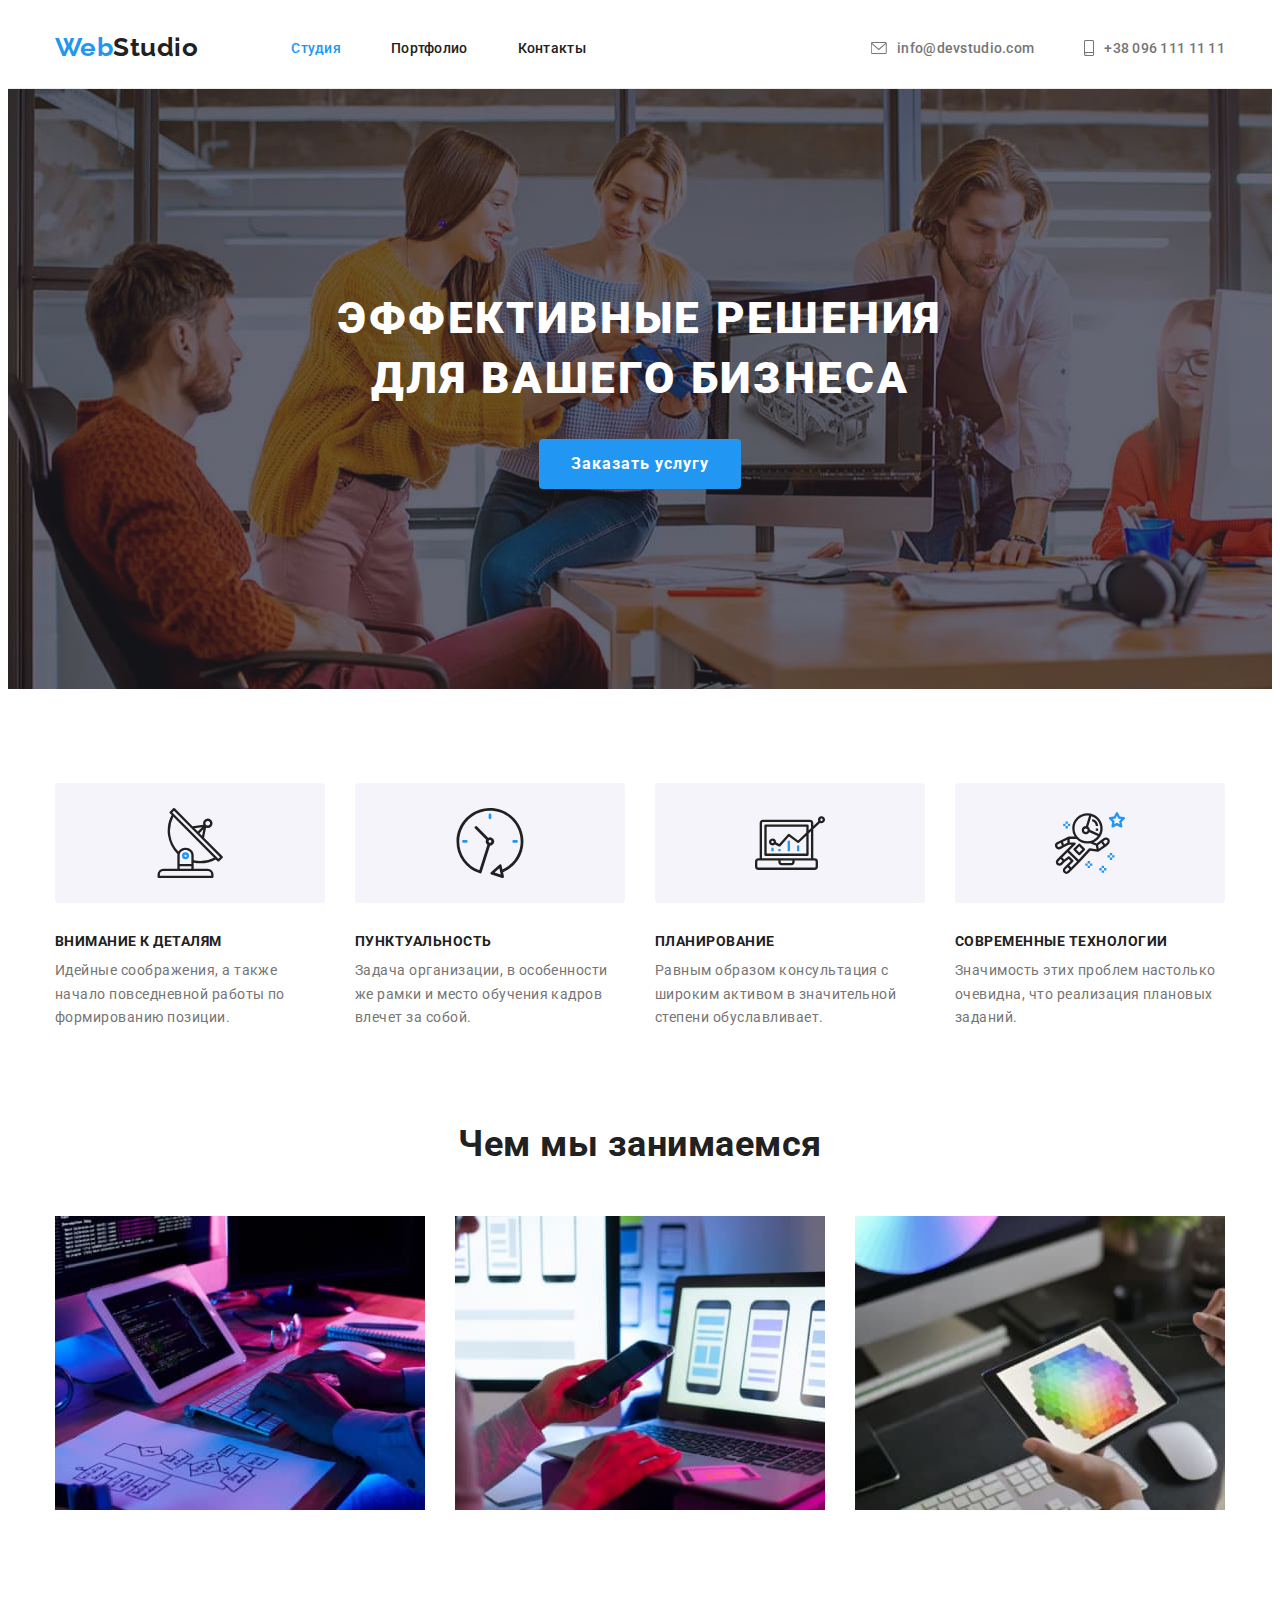
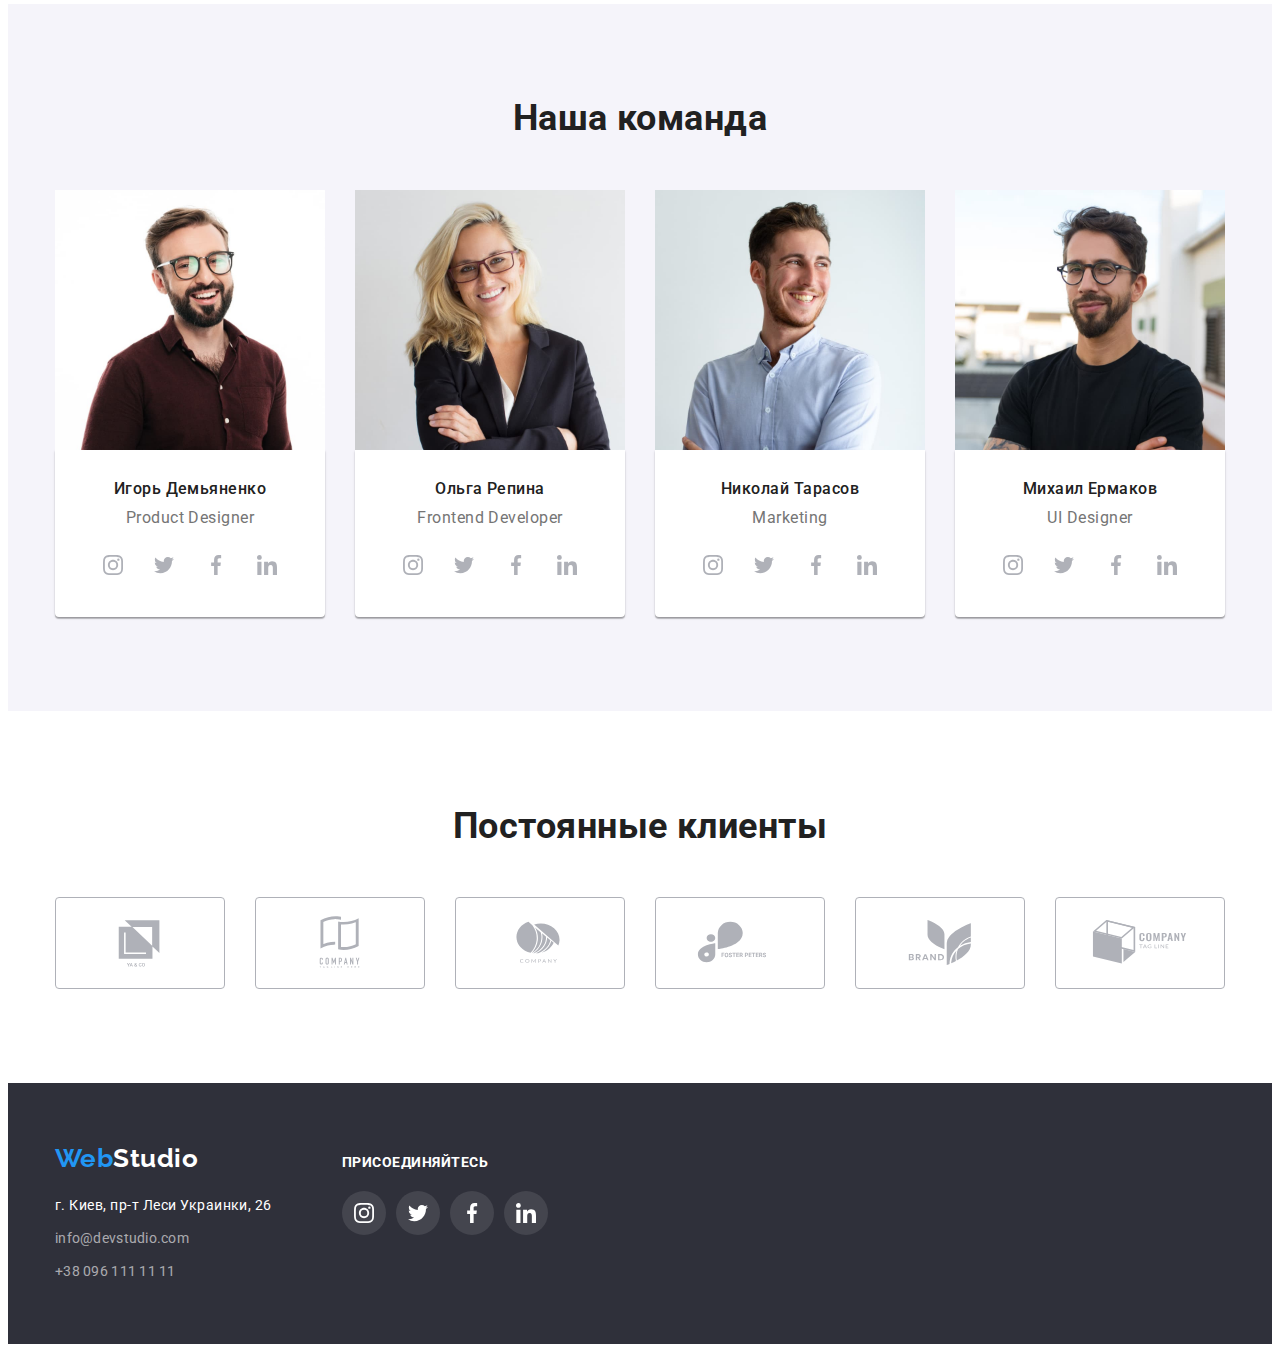
<file: index.html>
<!DOCTYPE html>
<html lang="ru">
    <head>
        <meta charset="UTF-8" />
        <meta http-equiv="X-UA-Compatible" content="IE=edge" />
        <meta name="viewport" content="width=device-width, initial-scale=1.0" />
        <link rel="preconnect" href="https://fonts.googleapis.com" />
        <link rel="preconnect" href="https://fonts.gstatic.com" crossorigin />
        <link
            href="https://fonts.googleapis.com/css2?family=Raleway:wght@700&family=Roboto:wght@400;500;700;900&display=swap"
            rel="stylesheet"
        />
        <link
            rel="stylesheet"
            href="https://cdnjs.cloudflare.com/ajax/libs/modern-normalize/1.1.0/modern-normalize.min.css"
            integrity="sha512-wpPYUAdjBVSE4KJnH1VR1HeZfpl1ub8YT/NKx4PuQ5NmX2tKuGu6U/JRp5y+Y8XG2tV+wKQpNHVUX03MfMFn9Q=="
            crossorigin="anonymous"
            referrerpolicy="no-referrer"
        />
        <link rel="stylesheet" href="./css/common.css" />
        <link rel="stylesheet" href="./css/styles.css" />
        <title>goit-markup-hw-04</title>
    </head>
    <body>
        <!---------------------- header section ---------------------->
        <header class="section section-header">
            <div class="container header">
                <nav class="site-nav">
                    <a href="##" class="main-logo"><span>Web</span>Studio</a>

                    <ul class="site-nav-ul list">
                        <li class="item"><a href="./index.html" class="link current">Студия</a></li>
                        <li class="item">
                            <a href="./portfolio.html" class="link">Портфолио</a>
                        </li>
                        <li class="item"><a href="" class="link">Контакты</a></li>
                    </ul>

                    <ul class="list list-address">
                        <li class="item">
                            <a
                                href="mailto:info@devstudio.com"
                                class="address-section address-icon"
                            >
                                <svg class="icon-mail" width="16" height="12">
                                    <use href="./images/sprite.svg#icon-icon-mail"></use>
                                </svg>

                                info@devstudio.com</a
                            >
                        </li>
                        <li class="item">
                            <a href="tel:+380961111111" class="address-section address-icon"
                                ><svg class="icon-mail" width="10" height="16">
                                    <use href="./images/sprite.svg#icon-icon-phone"></use>
                                </svg>
                                +38 096 111 11 11</a
                            >
                        </li>
                    </ul>
                </nav>
            </div>
        </header>
        <main>
            <!-- Герой -->
            <section class="section section-hero">
                <div class="container hero">
                    <h1 class="hero-title">
                        Эффективные решения<br />
                        для вашего бизнеса
                    </h1>
                    <button type="button" class="btn">Заказать услугу</button>
                </div>
            </section>
            <!-- <h2>Что мы делаем</h2> -->
            <section class="section whatdoing-section">
                <div class="container">
                    <ul class="whatdoing-ul list">
                        <li class="item">
                            <div class="icon-container">
                                <svg width="70" height="70">
                                    <use href="./images/sprite.svg#icon-icon-detail"></use>
                                </svg>
                            </div>
                            <h3>Внимание к деталям</h3>
                            <p>
                                Идейные соображения, а также начало повседневной работы по
                                формированию позиции.
                            </p>
                        </li>

                        <li class="item icon-watch">
                            <div class="icon-container">
                                <svg width="70" height="70">
                                    <use href="./images/sprite.svg#icon-icon-watch"></use>
                                </svg>
                            </div>
                            <h3>Пунктуальность</h3>
                            <p>
                                Задача организации, в особенности же рамки и место обучения кадров
                                влечет за собой.
                            </p>
                        </li>

                        <li class="item icon-diagram">
                            <div class="icon-container">
                                <svg width="70" height="70">
                                    <use href="./images/sprite.svg#icon-icon-diagram"></use>
                                </svg>
                            </div>
                            <h3>Планирование</h3>
                            <p>
                                Равным образом консультация с широким активом в значительной степени
                                обуславливает.
                            </p>
                        </li>

                        <li class="item icon-astronaut">
                            <div class="icon-container">
                                <svg width="70" height="70">
                                    <use href="./images/sprite.svg#icon-icon-astronaut"></use>
                                </svg>
                            </div>
                            <h3>Современные технологии</h3>
                            <p>
                                Значимость этих проблем настолько очевидна, что реализация плановых
                                заданий.
                            </p>
                        </li>
                    </ul>
                </div>
            </section>
            <!-- Чем мы занимаемся -->
            <section class="section section-examples">
                <div class="container">
                    <h2 class="section-title">Чем мы занимаемся</h2>
                    <ul class="preview-ul list">
                        <li>
                            <img src="./images/box1.jpg" alt="набирает код" width="370" />
                        </li>
                        <li>
                            <img
                                src="./images/box2.jpg"
                                alt=" делает оптимизацию к мобильным устройствам"
                                width="370"
                            />
                        </li>
                        <li>
                            <img src="./images/box3.jpg" alt="выбор цветовой гаммы" />
                        </li>
                    </ul>
                </div>
            </section>
            <!-- --------------------------- Наша команда  ----------------------------------------- -->
            <section class="section ourteam-section">
                <div class="container">
                    <h2 class="section-title">Наша команда</h2>
                    <ul class="section-title-list list">
                        <li>
                            <img
                                src="./images/OurTeam1.jpg"
                                alt="фото Игорь Демьяненко"
                                width="270"
                            />
                            <div class="section-title-description">
                                <h3>Игорь Демьяненко</h3>
                                <p>Product Designer</p>
                                <ul class="section-title-links">
                                    <li class="social-links-items">
                                        <a href="##" class="social-links"
                                            ><svg class="icon" width="20" height="20">
                                                <use
                                                    href="./images/sprite.svg#icon-instagram"
                                                ></use>
                                            </svg>
                                        </a>
                                    </li>
                                    <li class="social-links-items">
                                        <a href="##" class="social-links"
                                            ><svg class="icon" width="20" height="20">
                                                <use href="./images/sprite.svg#icon-twitter"></use>
                                            </svg>
                                        </a>
                                    </li>
                                    <li class="social-links-items">
                                        <a href="##" class="social-links"
                                            ><svg class="icon" width="20" height="20">
                                                <use href="./images/sprite.svg#icon-facebook"></use>
                                            </svg>
                                        </a>
                                    </li>
                                    <li class="social-links-items">
                                        <a href="##" class="social-links"
                                            ><svg class="icon" width="20" height="20">
                                                <use href="./images/sprite.svg#icon-linkedin"></use>
                                            </svg>
                                        </a>
                                    </li>
                                </ul>
                            </div>
                        </li>
                        <li>
                            <img src="./images/OurTeam2.jpg" alt="фото Ольга Репина" width="270" />
                            <div class="section-title-description">
                                <h3>Ольга Репина</h3>
                                <p>Frontend Developer</p>
                                <ul class="section-title-links">
                                    <li class="social-links-items">
                                        <a href="##" class="social-links"
                                            ><svg class="icon" width="20" height="20">
                                                <use
                                                    href="./images/sprite.svg#icon-instagram"
                                                ></use>
                                            </svg>
                                        </a>
                                    </li>
                                    <li class="social-links-items">
                                        <a href="##" class="social-links"
                                            ><svg class="icon" width="20" height="20">
                                                <use href="./images/sprite.svg#icon-twitter"></use>
                                            </svg>
                                        </a>
                                    </li>
                                    <li class="social-links-items">
                                        <a href="##" class="social-links"
                                            ><svg class="icon" width="20" height="20">
                                                <use href="./images/sprite.svg#icon-facebook"></use>
                                            </svg>
                                        </a>
                                    </li>
                                    <li class="social-links-items">
                                        <a href="##" class="social-links"
                                            ><svg class="icon" width="20" height="20">
                                                <use href="./images/sprite.svg#icon-linkedin"></use>
                                            </svg>
                                        </a>
                                    </li>
                                </ul>
                            </div>
                        </li>
                        <li>
                            <img
                                src="./images/OurTeam3.jpg"
                                alt="фото Николай Тарасов"
                                width="270"
                            />
                            <div class="section-title-description">
                                <h3>Николай Тарасов</h3>
                                <p>Marketing</p>
                                <ul class="section-title-links">
                                    <li class="social-links-items">
                                        <a href="##" class="social-links"
                                            ><svg class="icon" width="20" height="20">
                                                <use
                                                    href="./images/sprite.svg#icon-instagram"
                                                ></use>
                                            </svg>
                                        </a>
                                    </li>
                                    <li class="social-links-items">
                                        <a href="##" class="social-links"
                                            ><svg class="icon" width="20" height="20">
                                                <use href="./images/sprite.svg#icon-twitter"></use>
                                            </svg>
                                        </a>
                                    </li>
                                    <li class="social-links-items">
                                        <a href="##" class="social-links"
                                            ><svg class="icon" width="20" height="20">
                                                <use href="./images/sprite.svg#icon-facebook"></use>
                                            </svg>
                                        </a>
                                    </li>
                                    <li class="social-links-items">
                                        <a href="##" class="social-links"
                                            ><svg class="icon" width="20" height="20">
                                                <use href="./images/sprite.svg#icon-linkedin"></use>
                                            </svg>
                                        </a>
                                    </li>
                                </ul>
                            </div>
                        </li>
                        <li>
                            <img
                                src="./images/OurTeam4.jpg"
                                alt="фото Михаил Ермаков"
                                width="270"
                            />
                            <div class="section-title-description">
                                <h3>Михаил Ермаков</h3>
                                <p>UI Designer</p>
                                <ul class="section-title-links">
                                    <li class="social-links-items">
                                        <a href="##" class="social-links"
                                            ><svg class="icon" width="20" height="20">
                                                <use
                                                    href="./images/sprite.svg#icon-instagram"
                                                ></use>
                                            </svg>
                                        </a>
                                    </li>
                                    <li class="social-links-items">
                                        <a href="##" class="social-links"
                                            ><svg class="icon" width="20" height="20">
                                                <use href="./images/sprite.svg#icon-twitter"></use>
                                            </svg>
                                        </a>
                                    </li>
                                    <li class="social-links-items">
                                        <a href="##" class="social-links"
                                            ><svg class="icon" width="20" height="20">
                                                <use href="./images/sprite.svg#icon-facebook"></use>
                                            </svg>
                                        </a>
                                    </li>
                                    <li class="social-links-items">
                                        <a href="##" class="social-links"
                                            ><svg class="icon" width="20" height="20">
                                                <use href="./images/sprite.svg#icon-linkedin"></use>
                                            </svg>
                                        </a>
                                    </li>
                                </ul>
                            </div>
                        </li>
                    </ul>
                </div>
            </section>
            <!-- =========================== Our Clients ================================ -->
            <section class="section">
                <div class="container clients">
                    <h2 class="title">Постоянные клиенты</h2>
                    <ul class="clients-list">
                        <li>
                            <a href="##" class="clients-links"
                                ><svg class="clients-links-svg" width="106" height="60">
                                    <use href="./images/sprite.svg#icon-first-c"></use>
                                </svg>
                            </a>
                        </li>
                        <li>
                            <a href="##" class="clients-links"
                                ><svg class="clients-links-svg" width="106" height="60">
                                    <use href="./images/sprite.svg#icon-second-c"></use>
                                </svg>
                            </a>
                        </li>
                        <li>
                            <a href="##" class="clients-links"
                                ><svg class="clients-links-svg" width="106" height="60">
                                    <use href="./images/sprite.svg#icon-third-c"></use>
                                </svg>
                            </a>
                        </li>
                        <li>
                            <a href="##" class="clients-links"
                                ><svg class="clients-links-svg" width="106" height="60">
                                    <use href="./images/sprite.svg#icon-fourth-c"></use>
                                </svg>
                            </a>
                        </li>
                        <li>
                            <a href="##" class="clients-links"
                                ><svg class="clients-links-svg" width="106" height="60">
                                    <use href="./images/sprite.svg#icon-fifth-c"></use>
                                </svg>
                            </a>
                        </li>
                        <li>
                            <a href="##" class="clients-links"
                                ><svg class="clients-links-svg" width="106" height="60">
                                    <use href="./images/sprite.svg#icon-sixth-c"></use>
                                </svg>
                            </a>
                        </li>
                    </ul>
                </div>
            </section>
        </main>
        <!-- footer section -->
        <footer class="footer-section section">
            <div class="container footer-section-container">
                <div>
                    <a href="##" class="footer-logo"><span>Web</span>Studio</a>
                    <address class="address-link">
                        <a
                            href="https://www.google.com.ua/maps/"
                            target="_blank"
                            class="link current-address"
                            >г. Киев, пр-т Леси Украинки, 26</a
                        >
                        <a
                            href="mailto:info@devstudio.com"
                            class="address-section address-section-opacity"
                            >info@devstudio.com</a
                        >
                        <a href="tel:+380961111111" class="address-section address-section-opacity"
                            >+38 096 111 11 11</a
                        >
                    </address>
                </div>
                <div class="footer-sotial-links">
                    <h2 class="footer-section-title">Присоединяйтесь</h2>
                    <ul class="footer-section-list">
                        <li>
                            <a href="##" class="footer-section-links"
                                ><svg class="icon-footer" width="20" height="20">
                                    <use href="./images/sprite.svg#icon-instagram"></use>
                                </svg>
                            </a>
                        </li>
                        <li>
                            <a href="##" class="footer-section-links"
                                ><svg class="icon-footer" width="20" height="20">
                                    <use href="./images/sprite.svg#icon-twitter"></use>
                                </svg>
                            </a>
                        </li>
                        <li>
                            <a href="##" class="footer-section-links"
                                ><svg class="icon-footer" width="20" height="20">
                                    <use href="./images/sprite.svg#icon-facebook"></use>
                                </svg>
                            </a>
                        </li>
                        <li>
                            <a href="##" class="footer-section-links"
                                ><svg class="icon-footer" width="20" height="20">
                                    <use href="./images/sprite.svg#icon-linkedin"></use>
                                </svg>
                            </a>
                        </li>
                    </ul>
                </div>
            </div>
        </footer>
    </body>
</html>
</file>
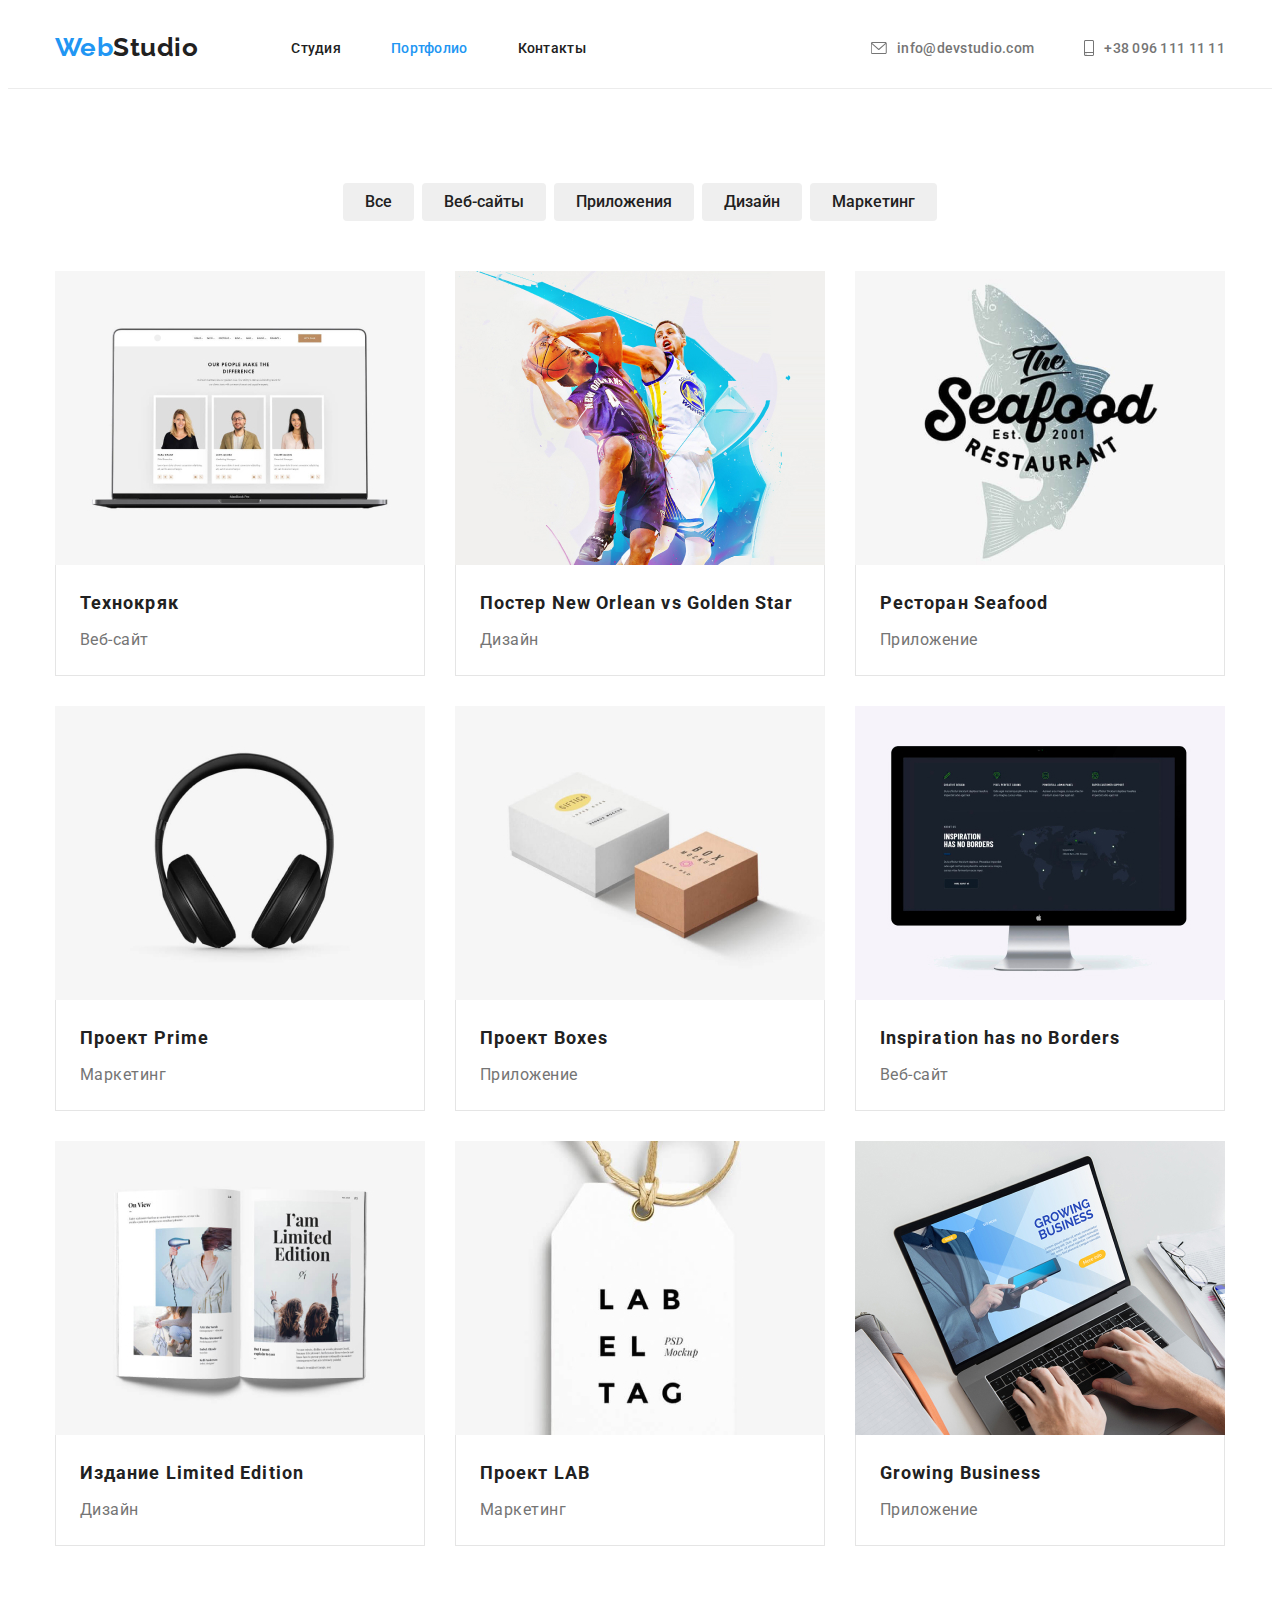
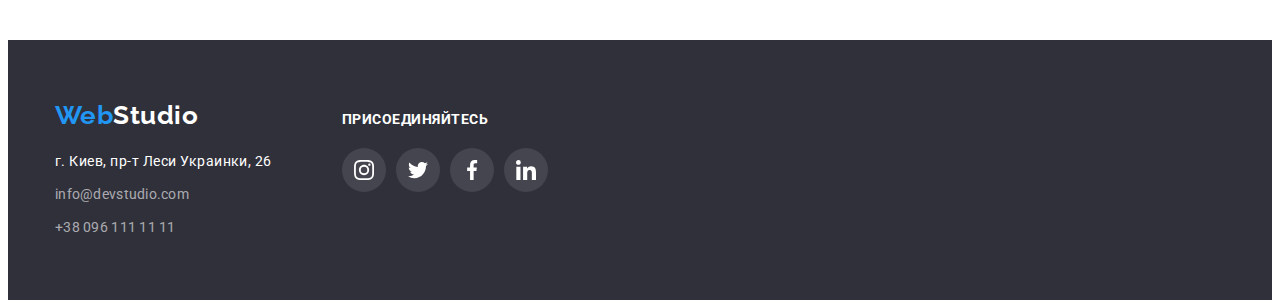
<file: portfolio.html>
<!DOCTYPE html>
<html lang="ru">
    <head>
        <meta charset="UTF-8" />
        <meta http-equiv="X-UA-Compatible" content="IE=edge" />
        <meta name="viewport" content="width=device-width, initial-scale=1.0" />
        <link rel="preconnect" href="https://fonts.googleapis.com" />
        <link rel="preconnect" href="https://fonts.gstatic.com" crossorigin />
        <link
            href="https://fonts.googleapis.com/css2?family=Raleway:wght@700&family=Roboto:wght@400;500;700;900&display=swap"
            rel="stylesheet"
        />
        <link
            rel="stylesheet"
            href="https://cdnjs.cloudflare.com/ajax/libs/modern-normalize/1.1.0/modern-normalize.min.css"
            integrity="sha512-wpPYUAdjBVSE4KJnH1VR1HeZfpl1ub8YT/NKx4PuQ5NmX2tKuGu6U/JRp5y+Y8XG2tV+wKQpNHVUX03MfMFn9Q=="
            crossorigin="anonymous"
            referrerpolicy="no-referrer"
        />
        <link rel="stylesheet" href="./css/common.css" />
        <link rel="stylesheet" href="./css/styles.css" />
        <title>goit-markup-hw-04</title>
    </head>
    <body>
        <!-- header section -->
        <header class="section section-header">
            <div class="container header">
                <nav class="site-nav">
                    <a href="##" class="main-logo"><span>Web</span>Studio</a>

                    <ul class="site-nav-ul list">
                        <li class="item"><a href="./index.html" class="link">Студия</a></li>
                        <li class="item">
                            <a href="./portfolio.html" class="link current">Портфолио</a>
                        </li>
                        <li class="item"><a href="" class="link">Контакты</a></li>
                    </ul>

                    <ul class="list list-address">
                        <li class="item">
                            <a
                                href="mailto:info@devstudio.com"
                                class="address-section address-icon"
                            >
                                <svg class="icon-mail" width="16" height="12">
                                    <use href="./images/sprite.svg#icon-icon-mail"></use>
                                </svg>

                                info@devstudio.com</a
                            >
                        </li>
                        <li class="item">
                            <a href="tel:+380961111111" class="address-section address-icon"
                                ><svg class="icon-mail" width="10" height="16">
                                    <use href="./images/sprite.svg#icon-icon-phone"></use>
                                </svg>
                                +38 096 111 11 11</a
                            >
                        </li>
                    </ul>
                </nav>
            </div>
        </header>
        <!-- portfolio main section -->
        <main>
            <section class="section portfolio-section">
                <div class="main-portfolio-section">
                    <ul class="button-filter-list list">
                        <li><button type="button" class="btn-filter">Все</button></li>
                        <li><button type="button" class="btn-filter">Веб-сайты</button></li>
                        <li><button type="button" class="btn-filter">Приложения</button></li>
                        <li><button type="button" class="btn-filter">Дизайн</button></li>
                        <li><button type="button" class="btn-filter">Маркетинг</button></li>
                    </ul>

                    <ul class="filter-list-section-ul list">
                        <li class="list-element">
                            <div>
                                <img
                                    src="./images/portfolio/img-first.jpg"
                                    alt="laptop"
                                    class="filter-list-img"
                                />
                            </div>
                            <div class="filter-list-description">
                                <h3>Технокряк</h3>
                                <p>Веб-сайт</p>
                            </div>
                        </li>
                        <li class="list-element">
                            <div>
                                <img
                                    src="./images/portfolio/img-second.jpg"
                                    alt="basketball poster New Orlean vs Golden Star"
                                    class="filter-list-img"
                                />
                            </div>
                            <div class="filter-list-description">
                                <h3>Постер New Orlean vs Golden Star</h3>
                                <p>Дизайн</p>
                            </div>
                        </li>
                        <li class="list-element">
                            <div>
                                <img
                                    src="./images/portfolio/img-third.jpg"
                                    alt="seafood restaurant"
                                    class="filter-list-img"
                                />
                            </div>
                            <div class="filter-list-description">
                                <h3>Ресторан Seafood</h3>
                                <p>Приложение</p>
                            </div>
                        </li>
                        <li class="list-element">
                            <div>
                                <img
                                    src="./images/portfolio/img-fourth.jpg"
                                    alt="headphones"
                                    class="filter-list-img"
                                />
                            </div>
                            <div class="filter-list-description">
                                <h3>Проект Prime</h3>
                                <p>Маркетинг</p>
                            </div>
                        </li>
                        <li class="list-element">
                            <div>
                                <img
                                    src="./images/portfolio/img-fifth.jpg"
                                    alt="boxes"
                                    class="filter-list-img"
                                />
                            </div>
                            <div class="filter-list-description">
                                <h3>Проект Boxes</h3>
                                <p>Приложение</p>
                            </div>
                        </li>
                        <li class="list-element">
                            <div>
                                <img
                                    src="./images/portfolio/img-sisth.jpg"
                                    alt="mac-pc"
                                    class="filter-list-img"
                                />
                            </div>
                            <div class="filter-list-description">
                                <h3>Inspiration has no Borders</h3>
                                <p>Веб-сайт</p>
                            </div>
                        </li>
                        <li class="list-element">
                            <div>
                                <img
                                    src="./images/portfolio/img-seventh.jpg"
                                    alt="open book"
                                    class="filter-list-img"
                                />
                            </div>
                            <div class="filter-list-description">
                                <h3>Издание Limited Edition</h3>
                                <p>Дизайн</p>
                            </div>
                        </li>
                        <li class="list-element">
                            <div>
                                <img
                                    src="./images/portfolio/img-eighth.jpg"
                                    alt="sticker"
                                    class="filter-list-img"
                                />
                            </div>
                            <div class="filter-list-description">
                                <h3>Проект LAB</h3>
                                <p>Маркетинг</p>
                            </div>
                        </li>
                        <li class="list-element">
                            <div>
                                <img
                                    src="./images/portfolio/img-ninth.jpg"
                                    alt="writing on laptop"
                                    class="filter-list-img"
                                />
                            </div>
                            <div class="filter-list-description">
                                <h3>Growing Business</h3>
                                <p>Приложение</p>
                            </div>
                        </li>
                    </ul>
                </div>
            </section>
        </main>
        <!-- footer section -->

        <footer class="footer-section section">
            <div class="container footer-section-container">
                <div>
                    <a href="##" class="footer-logo"><span>Web</span>Studio</a>
                    <address class="address-link">
                        <a
                            href="https://www.google.com.ua/maps/"
                            target="_blank"
                            class="link current-address"
                            >г. Киев, пр-т Леси Украинки, 26</a
                        >
                        <a
                            href="mailto:info@devstudio.com"
                            class="address-section address-section-opacity"
                            >info@devstudio.com</a
                        >
                        <a href="tel:+380961111111" class="address-section address-section-opacity"
                            >+38 096 111 11 11</a
                        >
                    </address>
                </div>
                <div class="footer-sotial-links">
                    <h2 class="footer-section-title">Присоединяйтесь</h2>
                    <ul class="footer-section-list">
                        <li>
                            <a href="##" class="footer-section-links"
                                ><svg class="icon-footer" width="20" height="20">
                                    <use href="./images/sprite.svg#icon-instagram"></use>
                                </svg>
                            </a>
                        </li>
                        <li>
                            <a href="##" class="footer-section-links"
                                ><svg class="icon-footer" width="20" height="20">
                                    <use href="./images/sprite.svg#icon-twitter"></use>
                                </svg>
                            </a>
                        </li>
                        <li>
                            <a href="##" class="footer-section-links"
                                ><svg class="icon-footer" width="20" height="20">
                                    <use href="./images/sprite.svg#icon-facebook"></use>
                                </svg>
                            </a>
                        </li>
                        <li>
                            <a href="##" class="footer-section-links"
                                ><svg class="icon-footer" width="20" height="20">
                                    <use href="./images/sprite.svg#icon-linkedin"></use>
                                </svg>
                            </a>
                        </li>
                    </ul>
                </div>
            </div>
        </footer>
    </body>
</html>
</file>
<file: css/common.css>
html {
    box-sizing: border-box;
}
*,
*::before,
*::after {
    box-sizing: inherit;
}
/* * {
    outline: 1px solid teal;
} */

:root {
    --primary-bcg-color: #e5e5e5;
    --secondary-bcg-color: #f5f4fa;
    --footer-bcg-color: #2f303a;
    --primary-text-color: #212121;
    --secondary-text-color: #757575;
    --white-color: #ffffff;
    --active-color: #2196f3;
    --focus-color: #2196f3;
    --card-set-gap: 30px;
    --icon-silent-color: #afb1b8;
}

body {
    font-family: 'Roboto', sans-serif;
    letter-spacing: 0.03em;
    color: var(--primary-text-color);
    background-color: var(--white-color);
}
.list {
    margin-top: 0;
    margin-bottom: 0;
    list-style: none;
}

a {
    text-decoration: none;
    outline: none;
}

button {
    font-family: inherit;
}

h1,
h2,
h3,
p,
ul {
    margin-top: 0;
    margin-bottom: 0;
    list-style: none;
    padding: 0;
}
img {
    display: block;
    max-width: 100%;
    height: auto;
}

.section {
    padding-bottom: 94px;
    padding-top: 94px;
    margin-left: auto;
    margin-right: auto;
    /* outline: 1px solid seagreen; */
}
.container {
    width: 1200px;
    padding: 0 15px;
    margin-left: auto;
    margin-right: auto;
    /* outline: 1px solid tomato; */
}
</file>
<file: css/styles.css>
/* основной цвет фона #E5E5E5 */

/* вторичный цвет фона #F5F4FA */

/* основной цвет текста Roboto 500 #212121 */

/* вторичный цвет текста Roboto 400 #757575 */

/* цвет при наведении(active) #2196F3 */

/* белый цвет текста #FFFFFF */

/* ======================================== Header Section =================================== */
.main-logo {
    font-family: Raleway;
    font-style: normal;
    font-weight: bold;
    font-size: 26px;
    line-height: 1.2;
    text-decoration: none;
    color: var(--primary-text-color);
}
.main-logo > span {
    color: var(--active-color);
}

.section-header {
    background-color: var(--white-color);
    padding-bottom: 0;
    padding-top: 0;
    border-bottom: 1px solid #ececec;
}

.site-nav {
    display: flex;
    align-items: center;
    justify-content: space-between;
}
.site-nav .site-nav-ul {
    display: flex;

    color: var(--primary-text-color);

    font-weight: 500;
    font-size: 16px;
    line-height: 1.6;
    margin-left: 93px;
}
/* .site-nav-ul .item:not(:last-child) {
    margin-right: 40px; } */
.site-nav-ul .item + .item {
    margin-left: 40px;
}

.site-nav-ul .link {
    display: block;
    font-weight: 500;
    font-size: 14px;
    line-height: 1.142;
    letter-spacing: 0.02em;

    color: var(--primary-text-color);
    text-decoration: none;
    outline: none;
    padding-top: 32px;
    padding-bottom: 32px;
}
.site-nav-ul .link.current {
    color: var(--active-color);
}
.site-nav-ul a:hover {
    color: var(--active-color);
    background-color: var(--white-color);
}
.site-nav-ul a:active {
    color: var(--active-color);
    background-color: var(--white-color);
}
.site-nav-ul a:focus {
    color: var(--active-color);
    background-color: var(--white-color);
}
.list {
    display: flex;
    margin-left: auto;
}
.list .item + .item {
    margin-left: 50px;
}
.list .address-section {
    display: block;
    padding-top: 32px;
    padding-bottom: 32px;
}

.list-address .item {
    display: flex;
    align-items: center;
}

.address-section.address-icon {
    display: flex;
    align-items: center;
}
.icon-mail {
    margin-right: 10px;
    fill: currentColor;
}
/* .list-address .item::before {
    content: '';
    display: inline-flex;
     width: 30px;
    height: 30px;
    background-color: tomato; 
    margin-right: 10px;
}
.list-address .item.icon-mail::before {
    background-image: url('../images/icon-mail.svg');
    background-repeat: no-repeat;
    background-position: center;
    width: 16px;
    height: 12px;
    background-size: contain;
}

.list-address .item.icon-phone::before {
    background-image: url('../images/icon-phone.svg');
    background-repeat: no-repeat;
    background-position: center;
    width: 10px;
    height: 16px;
    background-size: contain;
} */

/* .list-address .address-section {
    display: flex;
    align-items: center;
}
.list .address-icon::before {
    content: '';
    display: flex;
    background-repeat: no-repeat;
    background-position: center;
    background-size: contain;
    margin-right: 10px;
}

.list .address-icon.icon-mail::before {
    background-image: url('../images/icon-mail.svg');
    width: 16px;
    height: 12px;
}
.list .address-icon.icon-phone::before {
    background-image: url('../images/icon-phone.svg');
    width: 10px;
    height: 16px;
} */

/* ============================== Hero-section =============================== */

.section-hero {
    padding-top: 0;
    padding-bottom: 0;
    max-width: 1600px;
    background-color: #c4c4c4;
    background-image: linear-gradient(to right, rgba(47, 48, 58, 0.4), rgba(47, 48, 58, 0.4)),
        url('../images/bcg--hero.jpg');
}

.hero {
    text-align: center;

    padding-top: 200px;
    padding-bottom: 200px;
}
.hero-title {
    color: var(--white-color);
    font-weight: 900;
    font-size: 44px;
    line-height: 1.36;
    text-align: center;
    letter-spacing: 0.06em;
    text-transform: uppercase;
    margin-bottom: 30px;
}

.btn {
    cursor: pointer;
    color: var(--white-color);
    background-color: var(--active-color);
    text-align: center;
    padding: 10px 32px;
    border-radius: 4px;
    border: transparent;

    font-weight: bold;
    font-size: 16px;
    line-height: 1.875;
    letter-spacing: 0.06em;
}
.btn:hover,
.btn:focus,
.btn:active {
    background: #188ce8;
    box-shadow: 0px 4px 4px rgba(0, 0, 0, 0.15);
}

/* ================================ Что мы делаем =========================== */
.whatdoing-section {
    background-color: var(--white-color);
    padding-top: 94px;
}
.whatdoing-ul {
    display: flex;
    flex-direction: row;
}

.icon-container {
    display: flex;
    justify-content: center;
    align-items: center;
    margin-bottom: 30px;
    border-radius: 4px;
    background-color: var(--secondary-bcg-color);
    width: 270px;
    height: 120px;
}

/* .whatdoing-ul .item::before {
    content: '';
    display: block;
    height: 120px;
    background-color: #f5f4fa;
    margin-bottom: 30px;
} */

/* .whatdoing-ul .icon-details::before {
    background-image: url('../images/icon-detail.svg');
    background-repeat: no-repeat;
    background-position: center;
}

.whatdoing-ul .icon-watch::before {
    background-image: url('../images/icon-watch.svg');
    background-repeat: no-repeat;
    background-position: center;
}

.whatdoing-ul .icon-diagram::before {
    background-image: url('../images/icon-diagram.svg');
    background-repeat: no-repeat;
    background-position: center;
}

.whatdoing-ul .icon-astronaut::before {
    background-image: url('../images/icon-astronaut.svg');
    background-repeat: no-repeat;
    background-position: center;
} */

.whatdoing-ul.list,
.preview-ul.list,
.section-title-list.list,
.site-nav-ul.list,
.list {
    padding-left: 0;
}
.whatdoing-ul.list > .item + .item {
    margin-left: 30px;
}

.whatdoing-ul h3 {
    font-weight: bold;
    font-size: 14px;
    line-height: 1.15;
    text-transform: uppercase;
    color: var(--primary-text-color);
    margin-bottom: 10px;
}

.whatdoing-ul p {
    font-weight: normal;
    font-size: 14px;
    line-height: 1.7;
    color: var(--secondary-text-color);
}

/* Чем мы занимаемся */

.section-examples {
    background-color: var(--white-color);
    padding-top: 0;
}

.preview-ul {
    display: flex;
    flex-direction: row;
    justify-content: space-between;
}
/*=================================== ourteam-section ========================== */
.ourteam-section {
    background-color: #f5f4fa;
}

.section-title {
    margin-top: 0;
    margin-bottom: 50px;
    font-weight: 700;
    font-size: 36px;
    line-height: 1.16;
    text-align: center;
    color: var(--primary-text-color);
}

.section-title-list {
    display: flex;
    flex-direction: row;
    text-align: center;
    justify-content: space-between;
}
.section-title-list h3 {
    font-weight: 500;
    font-size: 16px;
    line-height: 1.18;
    color: var(--primary-text-color);
    margin-bottom: 10px;
}
.section-title-list p {
    font-weight: normal;
    font-size: 16px;
    line-height: 1.18;
    color: var(--secondary-text-color);
}
.section-title-description {
    background: #ffffff;
    padding-top: 30px;
    padding-bottom: 30px;
    box-shadow: 0px 1px 3px rgba(0, 0, 0, 0.12), 0px 1px 1px rgba(0, 0, 0, 0.14),
        0px 2px 1px rgba(0, 0, 0, 0.2);
    border-radius: 0px 0px 4px 4px;
}
.section-title-links {
    display: flex;
    flex-direction: row;
    justify-content: space-around;
    padding: 0 32px;
    margin-top: 16px;
}
.social-links {
    content: '';
    display: flex;
    justify-content: center;
    align-items: center;
    width: 44px;
    height: 44px;
    background-color: #ffffff;
    border-radius: 50%;

    /* outline: 1px solid tomato; */
    background-position: center;
    background-repeat: no-repeat;
}
.social-links:hover,
.social-links:focus {
    background-color: var(--active-color);
}

.icon {
    fill: var(--icon-silent-color);
}

.social-links:hover .icon,
.social-links:focus .icon {
    fill: var(--white-color);
}
/* .social-links.insta {
    background-image: url('../images/p-instagram-icon.svg');
}
.social-links.insta-grey {
    background-image: url('../images/insta-grey.svg');
}
.social-links.twitter {
    background-image: url('../images/p-twitter-icon.svg');
}
.social-links.facebook {
    background-image: url('../images/p-fb-icon.svg');
}
.social-links.linkedin {
    background-image: url('../images/p-linkedin-icon.svg');
} */

/*  ============================== Our Clients ========================== */

.clients {
    text-align: center;
}
.clients > .title {
    font-weight: bold;
    font-size: 36px;
    line-height: 1.1666;
    margin-bottom: 50px;
}
.clients-list {
    display: flex;
    align-content: center;
    justify-content: space-between;
}
.clients-links {
    display: flex;
    justify-content: center;
    align-items: center;
    height: 92px;
    width: 170px;
    border: 1px solid #afb1b8;
    border-radius: 4px;
}

.clients-links-svg {
    fill: var(--icon-silent-color);
}
.clients-links:hover,
.clients-links:focus {
    border-color: var(--active-color);
}
.clients-links:hover .clients-links-svg,
.clients-links:focus .clients-links-svg {
    fill: var(--active-color);
}

/* .clients-links.icon-first {
    background-image: url('../images/ya&co-logo.svg');
}
.clients-links.icon-second {
    background-image: url('../images/second-comapny-logo.svg');
}
.clients-links.icon-third {
    background-image: url('../images/third-company-logo.svg');
}
.clients-links.icon-fourth {
    background-image: url('../images/foster-logo-icon.svg');
}
.clients-links.icon-fifth {
    background-image: url('../images/brand-logo-icon.svg');
}
.clients-links.icon-sixth {
    background-image: url('../images/sixth-logo.svg');
} */
/* ======================footer section starts====================== */
.footer-section {
    background-color: var(--footer-bcg-color);
    padding-bottom: 60px;
    padding-top: 60px;
    color: var(--primary-text-color);
}

.footer-logo {
    display: block;
    font-family: Raleway;
    font-style: normal;
    font-weight: bold;
    font-size: 26px;
    line-height: 1.19;
    text-decoration: none;
    color: var(--white-color);
    margin-bottom: 20px;
}
.footer-logo span {
    color: var(--active-color);
}
.address-link {
    display: flex;
    flex-direction: column;
}
.address-link > a {
    font-style: normal;
    font-weight: normal;
    font-size: 14px;
    line-height: 1.7;
}
.address-link > a:not(:first-child) {
    margin-top: 9px;
}
.current-address {
    color: var(--white-color);
    text-decoration: none;
    outline: none;
}
.current-address:hover {
    color: var(--active-color);
    background-color: inherit;
}
.current-address:focus {
    color: var(--active-color);
    background-color: inherit;
}
.current-address:active {
    color: var(--active-color);
    background-color: inherit;
}
.address-section {
    color: var(--secondary-text-color);
    text-decoration: none;
    outline: none;
    font-weight: 500;
    font-size: 14px;
    line-height: 1.142;
    letter-spacing: 0.02em;
}

.address-section:hover,
.address-section:focus {
    color: var(--active-color);
    background-color: inherit;
}

.address-section-opacity {
    color: rgba(255, 255, 255, 0.6);
}
.footer-section-container {
    display: flex;
    align-items: baseline;
}
.footer-sotial-links {
    margin-left: 70px;
}
.footer-section-title {
    color: var(--white-color);
    font-weight: bold;
    font-size: 14px;
    line-height: 1.14;
    text-align: start;

    text-transform: uppercase;
}
.footer-section-list {
    display: flex;
    margin-top: 20px;
    align-content: center;
}
.footer-section-links {
    display: flex;
    justify-content: center;
    align-items: center;
    background-color: rgba(255, 255, 255, 0.1);
    /* outline: 1px solid tomato; */
    width: 44px;
    height: 44px;
    border-radius: 50%;
}

.icon-footer {
    fill: var(--white-color);
}
.footer-section-list li:nth-child(n + 2) {
    margin-left: 10px;
}

.footer-section-links:hover,
.footer-section-links:focus {
    background-color: var(--active-color);
}
.footer-section-links:hover > .icon-footer,
.footer-section-links:focus > .icon-footer {
    fill: var(--white-color);
}
/* .footer-section-links.insta {
    background-image: url('../images/instagram-footer.svg');
}
.footer-section-links.twitter {
    background-image: url('../images/twitter-footer.svg');
}
.footer-section-links.facebook {
    background-image: url('../images/facebook-footer.svg');
}
.footer-section-links.linkedin {
    background-image: url('../images/linkedin-footer.svg');
} */
/* ======================footer section ends====================== */

/* ========================= portfolio starts ========================= */

.portfolio-section {
    padding-top: 94px;
}

.main-portfolio-section {
    background-color: var(--white-color);

    width: 1200px;
    padding-left: 15px;
    padding-right: 15px;
    margin-left: auto;
    margin-right: auto;
}
.button-filter-list.list {
    flex-direction: row;
    justify-content: center;
    margin-bottom: 50px;
}
.btn-filter {
    color: var(--primary-text-color);

    font-weight: 500;
    font-size: 16px;
    line-height: 1.6;
    cursor: pointer;
    padding: 6px 22px;
    border-radius: 4px;
    border: none;
}
.button-filter-list li:not(:last-child) {
    margin-right: 8px;
}
.btn-filter:hover,
.btn-filter:focus {
    color: var(--white-color);
    background-color: var(--active-color);
    border-style: none;
    box-shadow: 0px 3px 1px rgba(0, 0, 0, 0.1), 0px 1px 2px rgba(0, 0, 0, 0.08),
        0px 2px 2px rgba(0, 0, 0, 0.12);
}
.btn-filter:focus {
    color: var(--white-color);
    box-shadow: 0px 3px 1px rgba(0, 0, 0, 0.1), 0px 1px 2px rgba(0, 0, 0, 0.08),
        0px 2px 2px rgba(0, 0, 0, 0.12);
}

/*=================== filter-list-section=================== */

.filter-list-section-ul {
    display: flex;
    flex-wrap: wrap;
    margin-top: calc(-1 * var(--card-set-gap));
    margin-left: calc(-1 * var(--card-set-gap));
}
.filter-list-section-ul.list > .list-element {
    /* width: calc((100% - 60px) / 3);
    margin-right: 30px; */

    flex-basis: calc(100% / 3 - var(--card-set-gap));
    margin-top: var(--card-set-gap);
    margin-left: var(--card-set-gap);
}
.list-element:focus,
.list-element:hover {
    cursor: pointer;
    box-shadow: 0px 1px 1px rgba(0, 0, 0, 0.12), 0px 4px 4px rgba(0, 0, 0, 0.06),
        1px 4px 6px rgba(0, 0, 0, 0.16);
}

/* .list-element:nth-child(3n) {
    margin-right: 0;
}

.list-element:not(:nth-last-child(-n + 3)) {
    margin-bottom: 30px;
} */

/* .list-element:nth-child(3n + 3) {
    margin-right: 0;
}
.list-element:nth-last-child(-n + 3) {
    margin-bottom: 0px;
}
 .list-element:not(:nth-child(3n + 3)) {
    margin-right: 30px;
}
  */

.filter-list-section-ul h3 {
    font-weight: bold;
    font-size: 18px;
    line-height: 2;
    letter-spacing: 0.06em;
    color: var(--primary-text-color);
    margin-bottom: 4px;
}
.filter-list-section-ul p {
    font-weight: normal;
    font-size: 16px;
    line-height: 1.875;
    color: var(--secondary-text-color);
}

.filter-list-description {
    padding: 20px 24px;
    border-bottom: 1px solid var(--primary-bcg-color);
    border-left: 1px solid var(--primary-bcg-color);
    border-right: 1px solid var(--primary-bcg-color);
}

/* ========================= portfolio ends ========================= */
</file>
